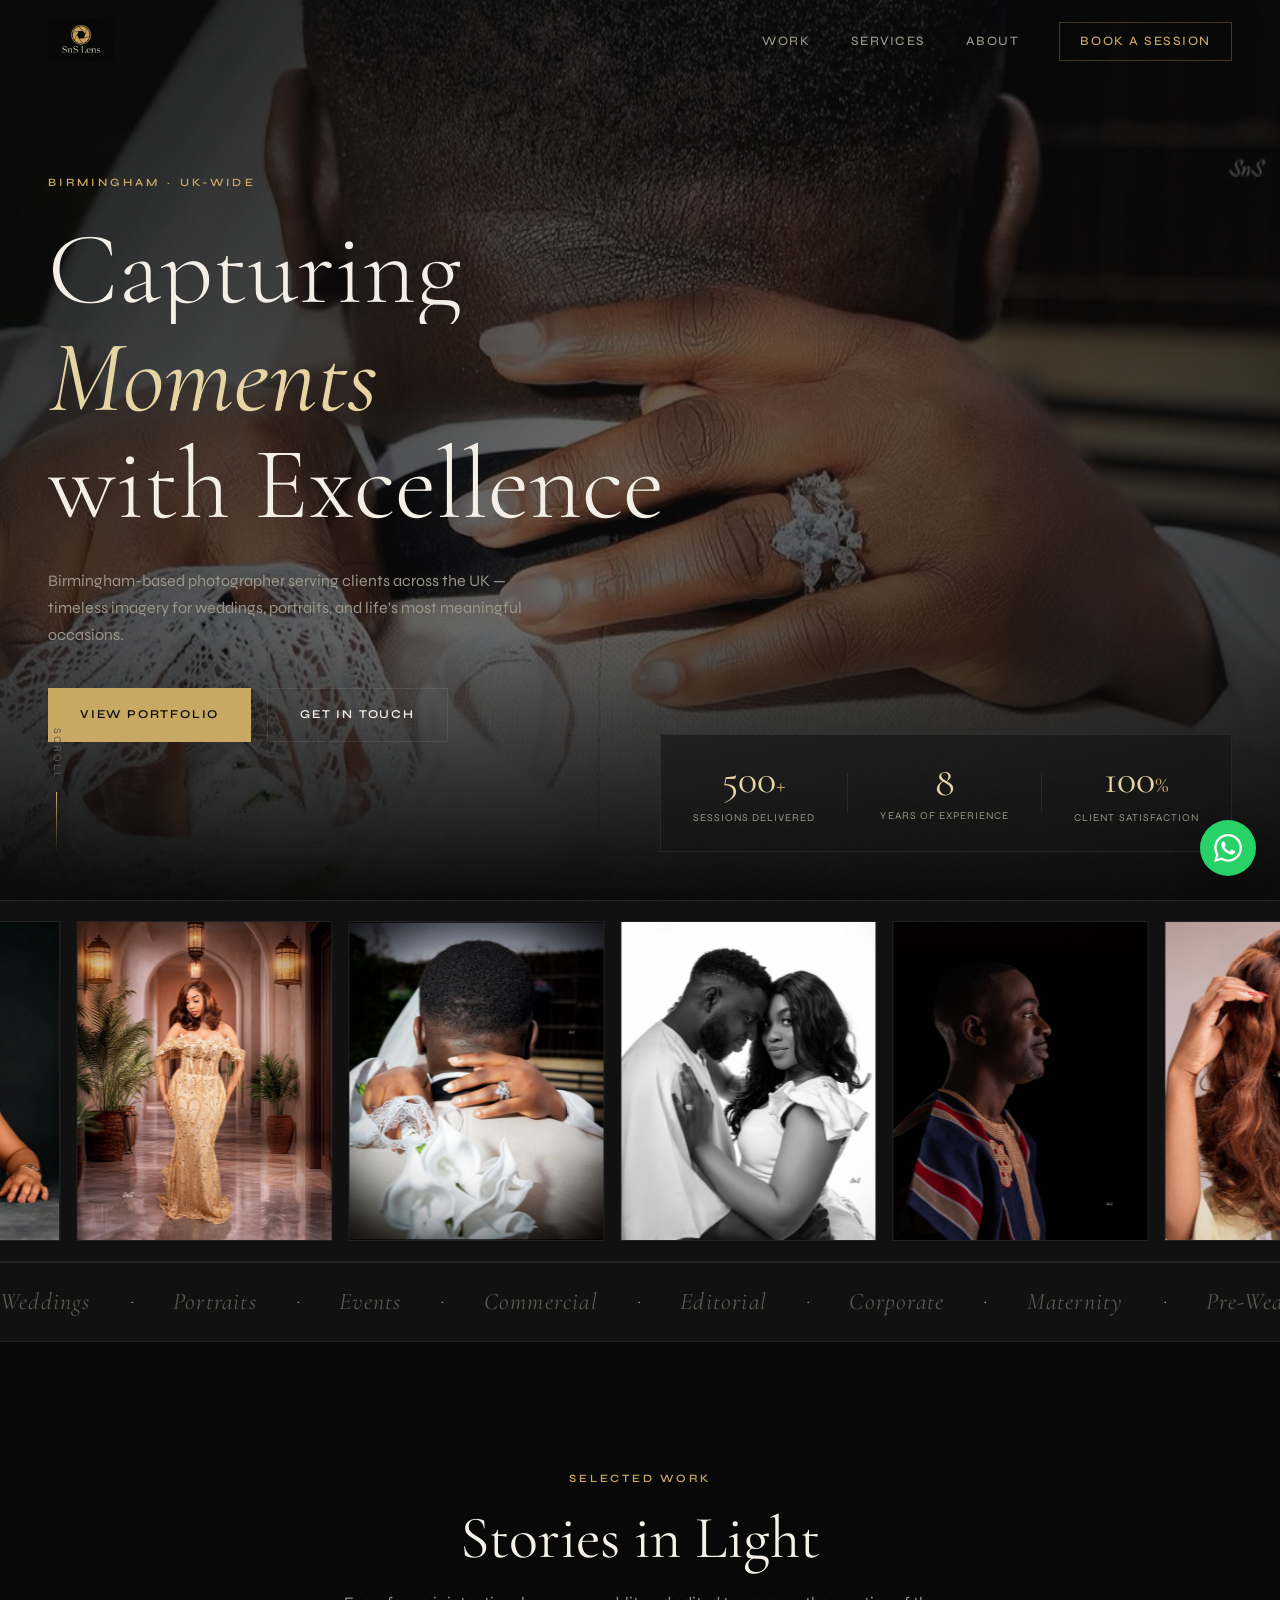
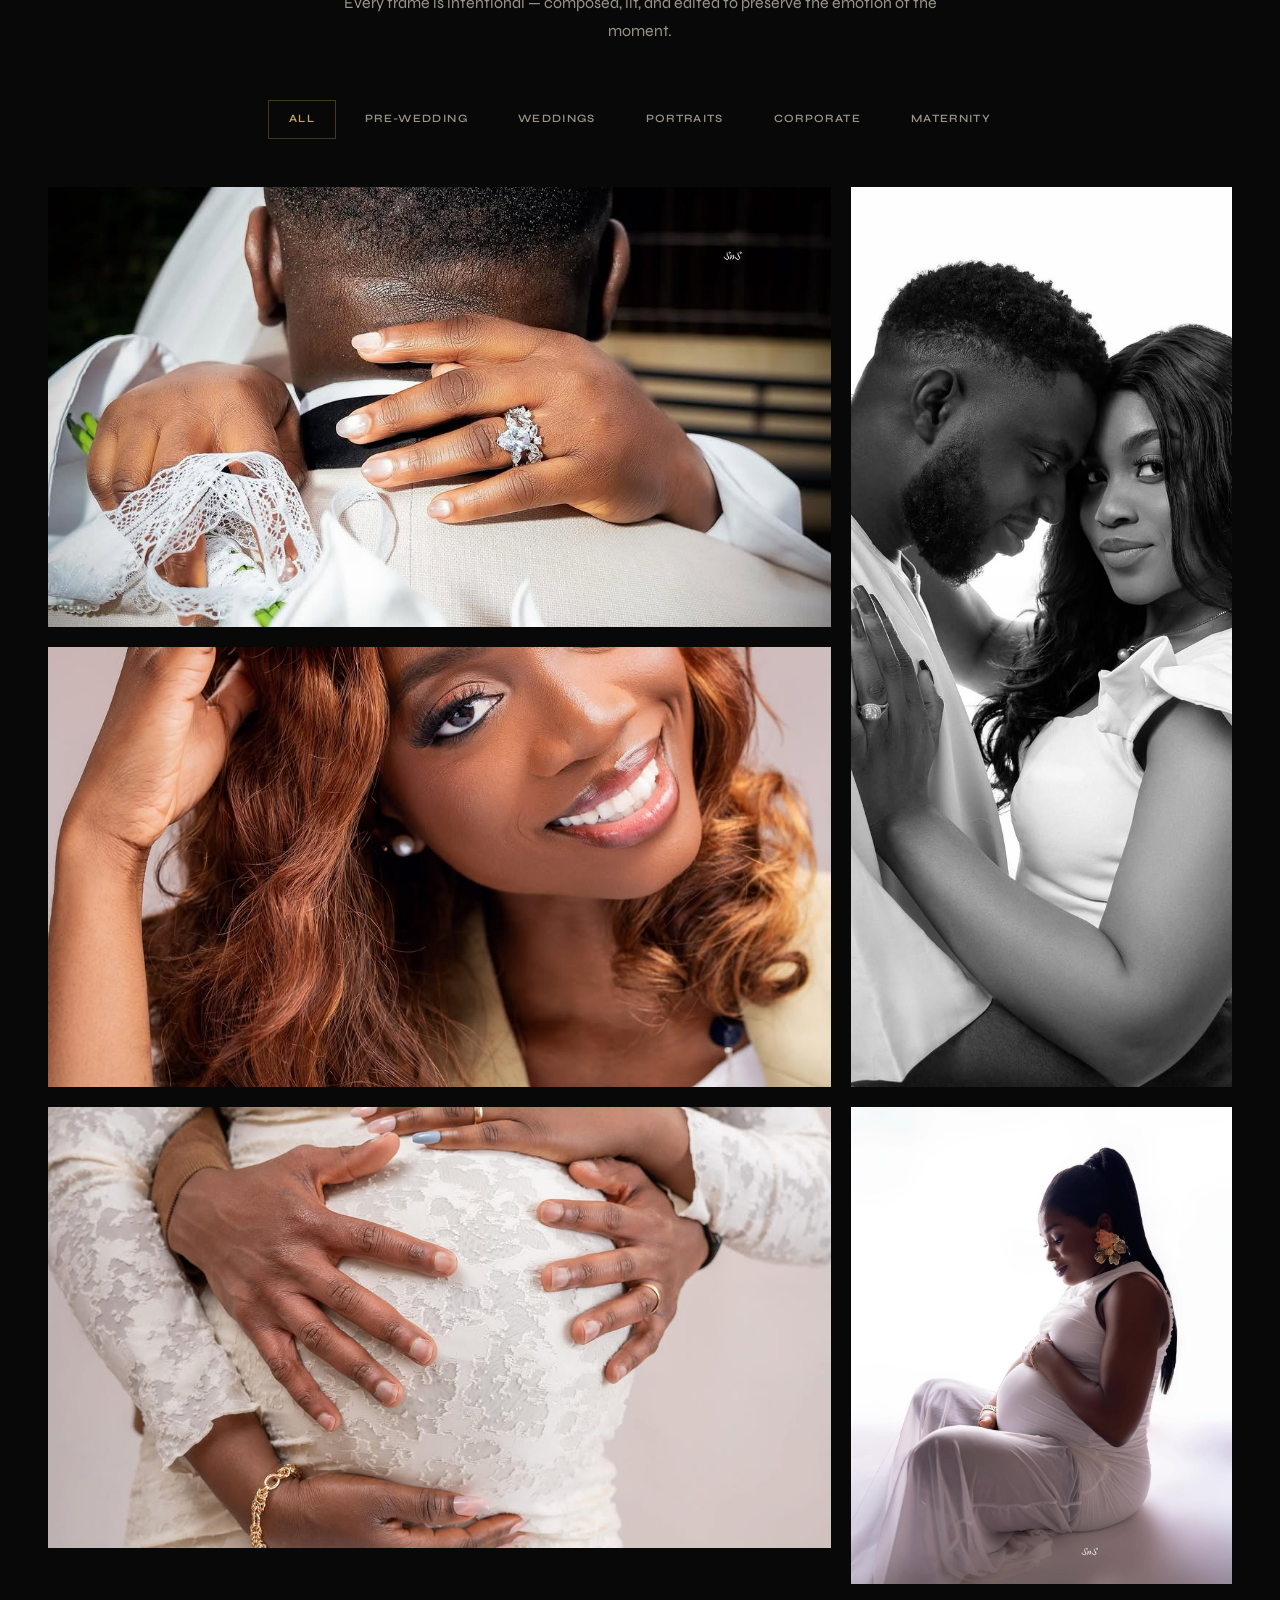
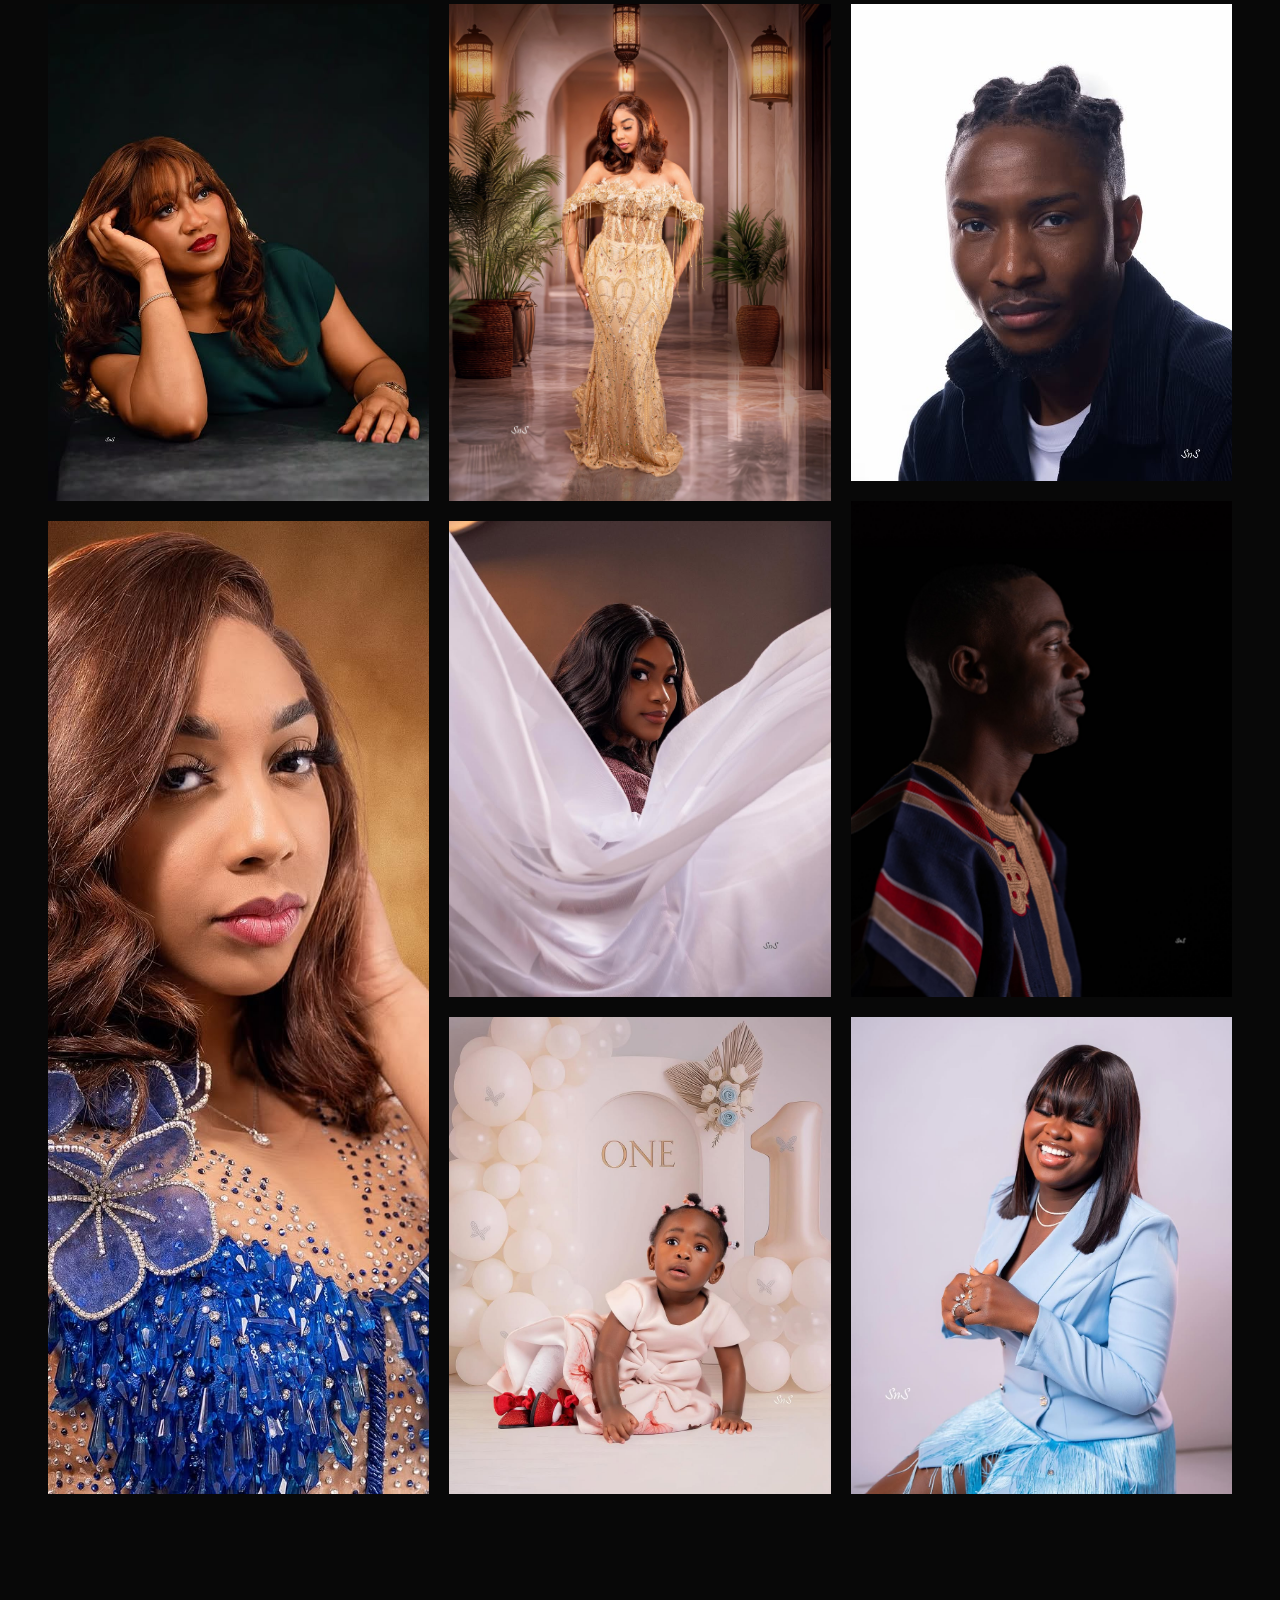
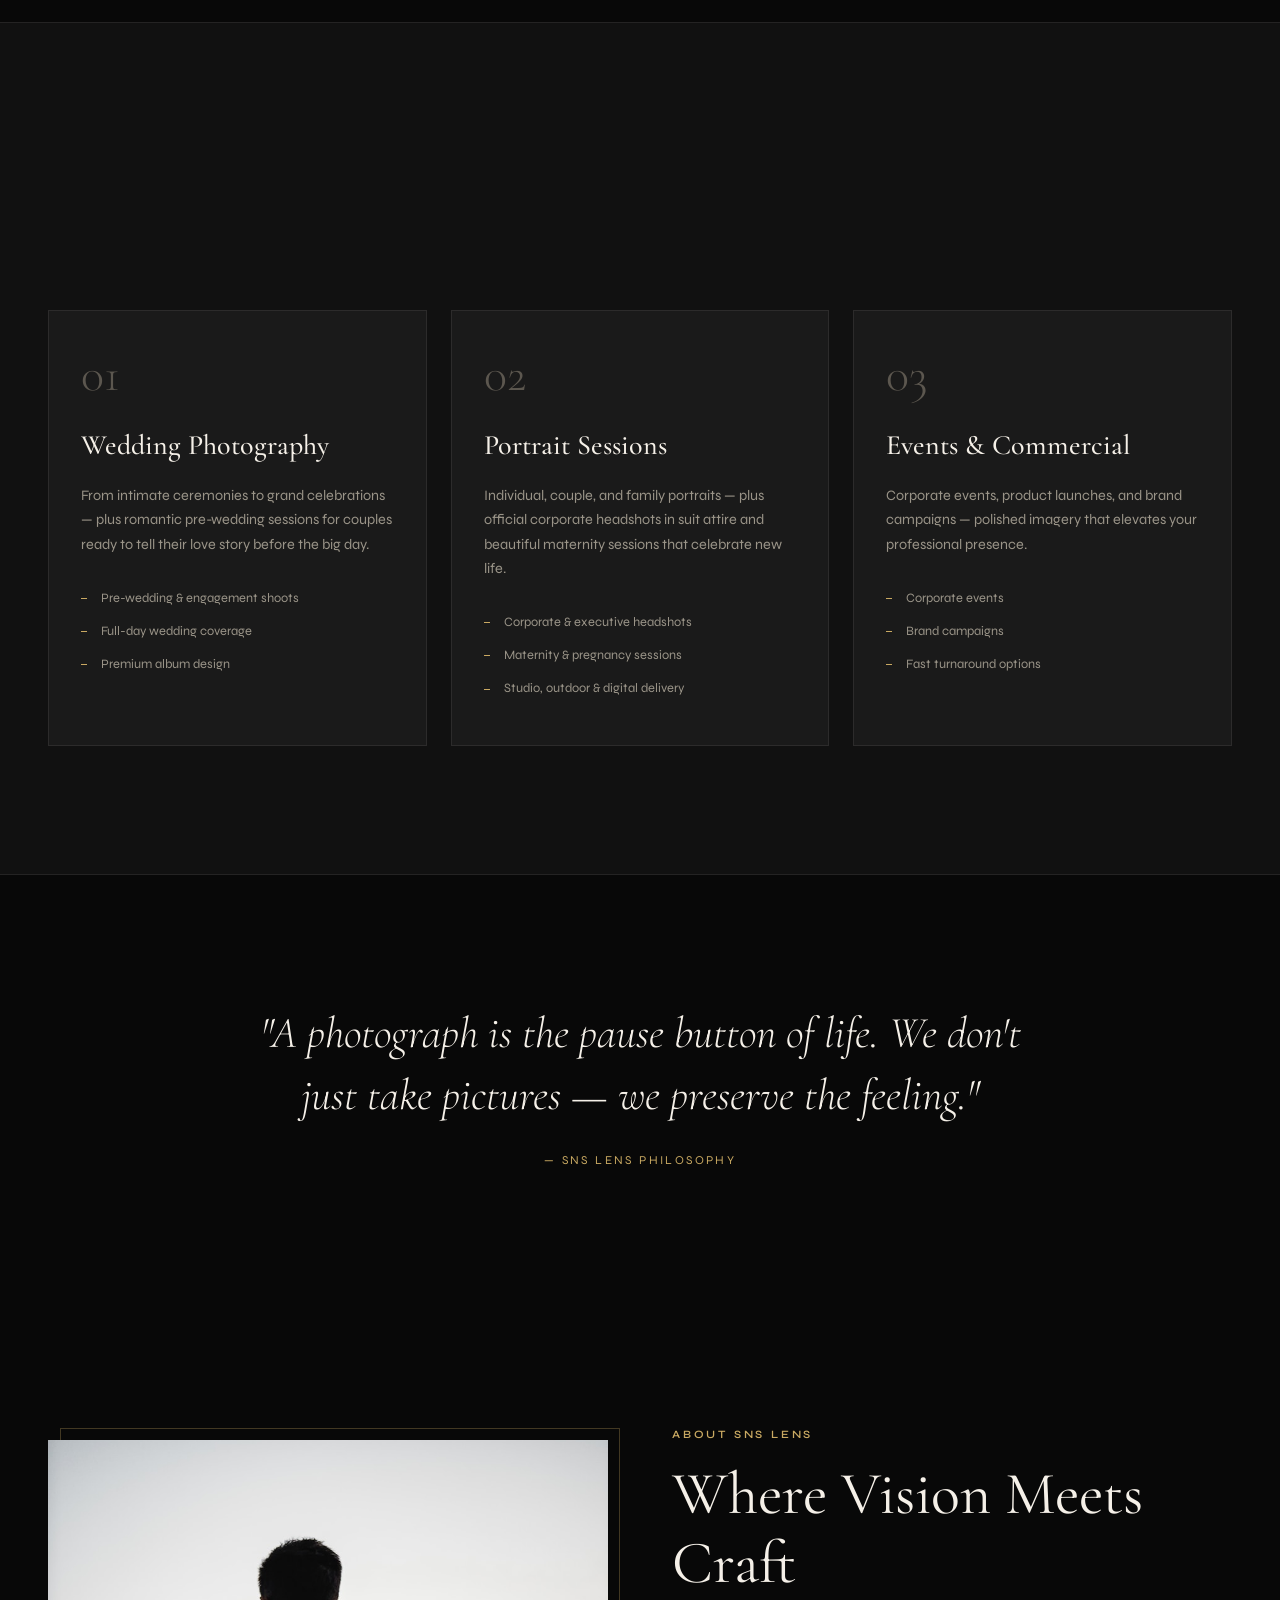
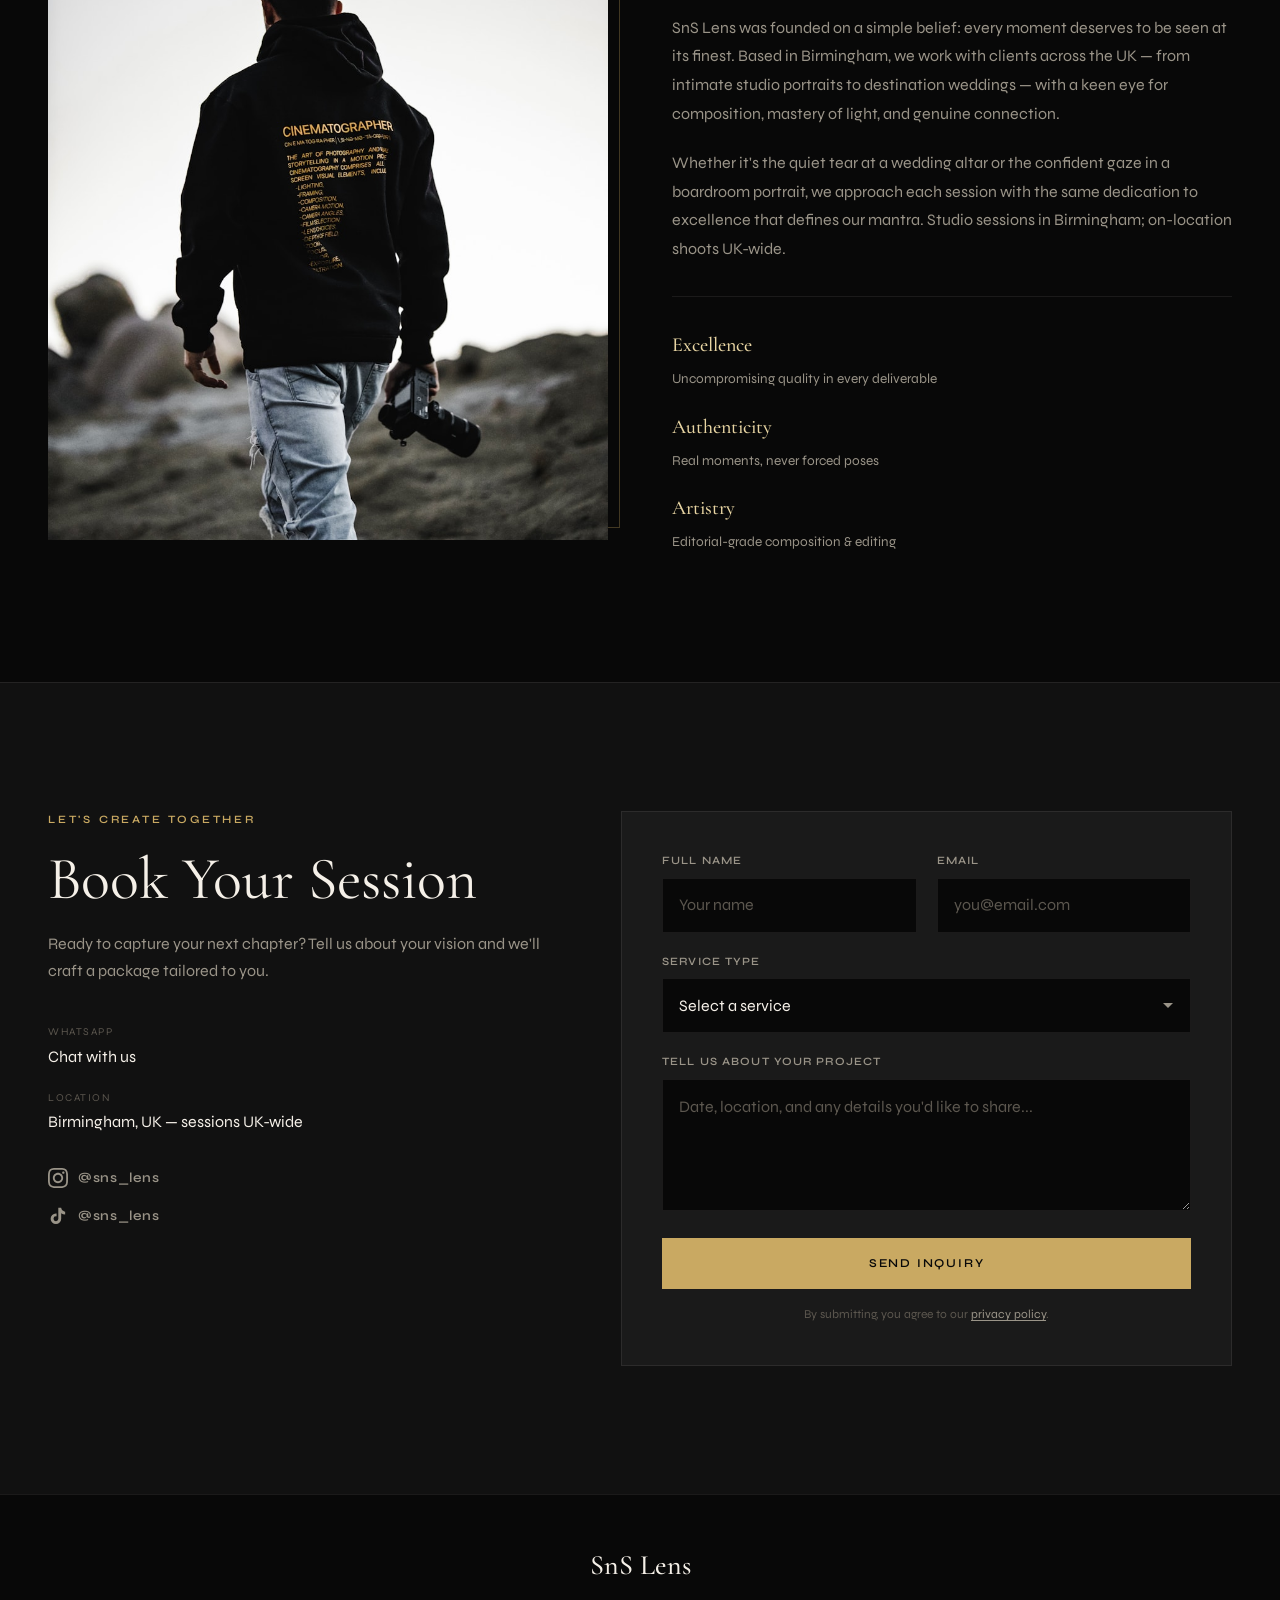
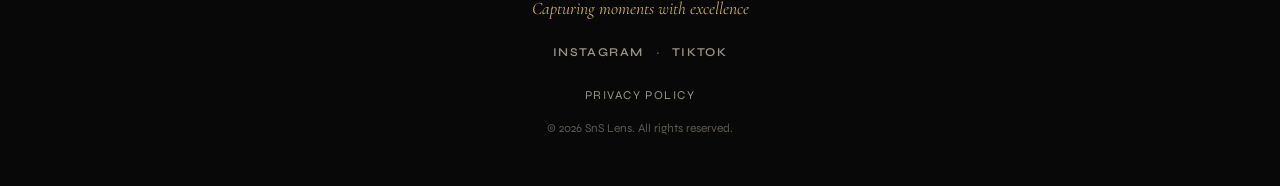
<file: index.html>
<!DOCTYPE html>
<html lang="en">
<head>
  <meta charset="UTF-8" />
  <meta name="viewport" content="width=device-width, initial-scale=1.0" />
  <meta name="description" content="SnS Lens — Birmingham photographer serving clients UK-wide. Weddings, portraits, corporate headshots, maternity, and pre-wedding photography." />
  <title>SnS Lens | Birmingham &amp; UK-Wide Photography</title>
  <link rel="canonical" href="https://snslens.samokuneye.com/" />
  <link rel="icon" href="images/favicon.svg" type="image/svg+xml" />
  <link rel="icon" href="images/favicon.jpg" type="image/jpeg" sizes="32x32" />
  <link rel="apple-touch-icon" href="images/apple-touch-icon.png" />
  <meta property="og:type" content="website" />
  <meta property="og:url" content="https://snslens.samokuneye.com/" />
  <meta property="og:site_name" content="SnS Lens" />
  <meta property="og:title" content="SnS Lens | Birmingham &amp; UK-Wide Photography" />
  <meta property="og:description" content="Capturing moments with excellence. Professional wedding, portrait, corporate, and maternity photography in Birmingham and across the UK." />
  <meta property="og:image" content="https://snslens.samokuneye.com/images/og-collage.jpg" />
  <meta property="og:image:width" content="1200" />
  <meta property="og:image:height" content="630" />
  <meta property="og:image:alt" content="SnS Lens photography portfolio — portraits, weddings, corporate and maternity" />
  <meta name="twitter:card" content="summary_large_image" />
  <meta name="twitter:title" content="SnS Lens | Birmingham &amp; UK-Wide Photography" />
  <meta name="twitter:description" content="Capturing moments with excellence. Professional photography in Birmingham and across the UK." />
  <meta name="twitter:image" content="https://snslens.samokuneye.com/images/og-collage.jpg" />
  <meta name="sns-whatsapp" content="447404599874" />
  <link rel="preconnect" href="https://fonts.googleapis.com" />
  <link rel="preconnect" href="https://fonts.gstatic.com" crossorigin />
  <link href="https://fonts.googleapis.com/css2?family=Cormorant+Garamond:ital,wght@0,300;0,400;0,500;0,600;1,400;1,500&family=Syne:wght@400;500;600;700&display=swap" rel="stylesheet" />
  <link rel="stylesheet" href="css/styles.css" />
</head>
<body>
  <div class="grain" aria-hidden="true"></div>
  <div class="cursor-glow" aria-hidden="true"></div>

  <header class="site-header" id="top">
    <nav class="nav" aria-label="Main navigation">
      <a href="#top" class="logo" aria-label="SnS Lens home">
        <img src="images/brand/logo.png" alt="SnS Lens" class="logo-img" width="140" height="44" />
      </a>

      <button class="nav-toggle" aria-label="Toggle menu" aria-expanded="false">
        <span></span>
        <span></span>
      </button>

      <ul class="nav-links">
        <li><a href="#work">Work</a></li>
        <li><a href="#services">Services</a></li>
        <li><a href="#about">About</a></li>
        <li><a href="#contact" class="nav-cta">Book a Session</a></li>
      </ul>
    </nav>
  </header>

  <main>
    <section class="hero" aria-labelledby="hero-heading">
      <div class="hero-bg">
        <img
          src="images/portfolio/10-engagement.jpg"
          alt=""
          class="hero-image"
          fetchpriority="high"
        />
        <div class="hero-overlay"></div>
      </div>

      <div class="hero-content">
        <p class="hero-eyebrow reveal">Birmingham · UK-Wide</p>
        <h1 id="hero-heading" class="hero-title reveal">
          <span class="hero-line">Capturing</span>
          <span class="hero-line hero-line--accent">Moments</span>
          <span class="hero-line">with Excellence</span>
        </h1>
        <p class="hero-sub reveal">
          Birmingham-based photographer serving clients across the UK — timeless imagery for weddings, portraits, and life's most meaningful occasions.
        </p>
        <div class="hero-actions reveal">
          <a href="#work" class="btn btn-primary">View Portfolio</a>
          <a href="#contact" class="btn btn-ghost">Get in Touch</a>
        </div>
      </div>

      <div class="hero-scroll" aria-hidden="true">
        <span>Scroll</span>
        <div class="scroll-line"></div>
      </div>

      <aside class="hero-stats reveal" aria-label="Studio highlights">
        <div class="stat">
          <span class="stat-number" data-count="500">0</span><span class="stat-suffix">+</span>
          <span class="stat-label">Sessions Delivered</span>
        </div>
        <div class="stat-divider"></div>
        <div class="stat">
          <span class="stat-number" data-count="8">0</span>
          <span class="stat-label">Years of Experience</span>
        </div>
        <div class="stat-divider"></div>
        <div class="stat">
          <span class="stat-number" data-count="100">0</span><span class="stat-suffix">%</span>
          <span class="stat-label">Client Satisfaction</span>
        </div>
      </aside>
    </section>

    <section class="portfolio-strip" aria-label="Featured portfolio highlights">
      <div class="portfolio-strip-track" id="portfolio-strip-track">
        <div class="portfolio-strip-set">
          <figure class="portfolio-strip-item"><img src="images/portfolio/12-jgorgeous.jpg" alt="Portrait by SnS Lens" width="320" height="400" loading="eager" /></figure>
          <figure class="portfolio-strip-item"><img src="images/portfolio/14-gold-gown.jpg" alt="Gold gown portrait by SnS Lens" width="320" height="400" loading="eager" /></figure>
          <figure class="portfolio-strip-item"><img src="images/portfolio/10-engagement.jpg" alt="Pre-wedding session by SnS Lens" width="320" height="400" loading="eager" /></figure>
          <figure class="portfolio-strip-item"><img src="images/portfolio/02-anniversary.jpg" alt="Wedding anniversary by SnS Lens" width="320" height="400" loading="eager" /></figure>
          <figure class="portfolio-strip-item"><img src="images/portfolio/16-traditional-portrait.jpg" alt="Traditional portrait by SnS Lens" width="320" height="400" loading="eager" /></figure>
          <figure class="portfolio-strip-item"><img src="images/portfolio/05-corporate.jpg" alt="Corporate portrait by SnS Lens" width="320" height="400" loading="eager" /></figure>
          <figure class="portfolio-strip-item"><img src="images/portfolio/01-maternity.jpg" alt="Maternity session by SnS Lens" width="320" height="400" loading="eager" /></figure>
          <figure class="portfolio-strip-item"><img src="images/portfolio/07-portrait.jpg" alt="Elegant portrait by SnS Lens" width="320" height="400" loading="eager" /></figure>
        </div>
        <div class="portfolio-strip-set" aria-hidden="true">
          <figure class="portfolio-strip-item"><img src="images/portfolio/12-jgorgeous.jpg" alt="" width="320" height="400" loading="eager" /></figure>
          <figure class="portfolio-strip-item"><img src="images/portfolio/14-gold-gown.jpg" alt="" width="320" height="400" loading="eager" /></figure>
          <figure class="portfolio-strip-item"><img src="images/portfolio/10-engagement.jpg" alt="" width="320" height="400" loading="eager" /></figure>
          <figure class="portfolio-strip-item"><img src="images/portfolio/02-anniversary.jpg" alt="" width="320" height="400" loading="eager" /></figure>
          <figure class="portfolio-strip-item"><img src="images/portfolio/16-traditional-portrait.jpg" alt="" width="320" height="400" loading="eager" /></figure>
          <figure class="portfolio-strip-item"><img src="images/portfolio/05-corporate.jpg" alt="" width="320" height="400" loading="eager" /></figure>
          <figure class="portfolio-strip-item"><img src="images/portfolio/01-maternity.jpg" alt="" width="320" height="400" loading="eager" /></figure>
          <figure class="portfolio-strip-item"><img src="images/portfolio/07-portrait.jpg" alt="" width="320" height="400" loading="eager" /></figure>
        </div>
      </div>
    </section>

    <section class="marquee" aria-hidden="true">
      <div class="marquee-track">
        <span>Weddings</span><span class="marquee-dot">◆</span>
        <span>Portraits</span><span class="marquee-dot">◆</span>
        <span>Events</span><span class="marquee-dot">◆</span>
        <span>Commercial</span><span class="marquee-dot">◆</span>
        <span>Editorial</span><span class="marquee-dot">◆</span>
        <span>Corporate</span><span class="marquee-dot">◆</span>
        <span>Maternity</span><span class="marquee-dot">◆</span>
        <span>Pre-Wedding</span><span class="marquee-dot">◆</span>
        <span>Weddings</span><span class="marquee-dot">◆</span>
        <span>Portraits</span><span class="marquee-dot">◆</span>
        <span>Events</span><span class="marquee-dot">◆</span>
        <span>Commercial</span><span class="marquee-dot">◆</span>
        <span>Editorial</span><span class="marquee-dot">◆</span>
        <span>Corporate</span><span class="marquee-dot">◆</span>
        <span>Maternity</span><span class="marquee-dot">◆</span>
        <span>Pre-Wedding</span><span class="marquee-dot">◆</span>
      </div>
    </section>

    <section class="work" id="work" aria-labelledby="work-heading">
      <div class="section-header">
        <p class="section-eyebrow reveal">Selected Work</p>
        <h2 id="work-heading" class="section-title reveal">Stories in Light</h2>
        <p class="section-desc reveal">
          Every frame is intentional — composed, lit, and edited to preserve the emotion of the moment.
        </p>
      </div>

      <div class="gallery-filters reveal" role="tablist" aria-label="Filter gallery">
        <button class="filter-btn active" data-filter="all" role="tab" aria-selected="true">All</button>
        <button class="filter-btn" data-filter="prewedding" role="tab" aria-selected="false">Pre-Wedding</button>
        <button class="filter-btn" data-filter="wedding" role="tab" aria-selected="false">Weddings</button>
        <button class="filter-btn" data-filter="portrait" role="tab" aria-selected="false">Portraits</button>
        <button class="filter-btn" data-filter="corporate" role="tab" aria-selected="false">Corporate</button>
        <button class="filter-btn" data-filter="maternity" role="tab" aria-selected="false">Maternity</button>
      </div>

      <div class="gallery">
        <!-- Pre-Wedding -->
        <article class="gallery-item gallery-item--wide reveal" data-category="prewedding">
          <img src="images/portfolio/10-engagement.jpg" alt="Engaged couple pre-wedding session by SnS Lens" loading="lazy" />
          <div class="gallery-caption">
            <span class="gallery-category">Pre-Wedding</span>
            <h3>Together Forever</h3>
          </div>
        </article>

        <!-- Wedding -->
        <article class="gallery-item gallery-item--tall reveal" data-category="wedding">
          <img src="images/portfolio/02-anniversary.jpg" alt="Couple anniversary portrait by SnS Lens" loading="lazy" />
          <div class="gallery-caption">
            <span class="gallery-category">Wedding</span>
            <h3>The Ajiboyes</h3>
          </div>
        </article>

        <!-- Corporate -->
        <article class="gallery-item gallery-item--wide reveal" data-category="corporate">
          <img src="images/portfolio/05-corporate.jpg" alt="Corporate portrait shoot in formal suit attire" loading="lazy" />
          <div class="gallery-caption">
            <span class="gallery-category">Corporate</span>
            <h3>Yemi Laja — Corporate</h3>
          </div>
        </article>
        <!-- Maternity -->
        <article class="gallery-item gallery-item--wide reveal" data-category="maternity">
          <img src="images/portfolio/01-maternity.jpg" alt="Pregnancy maternity portrait session" loading="lazy" />
          <div class="gallery-caption">
            <span class="gallery-category">Maternity</span>
            <h3>A Precious Blessing</h3>
          </div>
        </article>
        <article class="gallery-item reveal" data-category="maternity">
          <img src="images/portfolio/08-maternity.jpg" alt="Maternity bump portrait in studio" loading="lazy" />
          <div class="gallery-caption">
            <span class="gallery-category">Maternity</span>
            <h3>Growing Love</h3>
          </div>
        </article>

        <!-- Portraits -->
        <article class="gallery-item gallery-item--tall reveal" data-category="portrait">
          <img src="images/portfolio/12-jgorgeous.jpg" alt="@j.gorgeous portrait photoshoot by SnS Lens" loading="lazy" />
          <div class="gallery-caption">
            <span class="gallery-category">Portrait</span>
            <h3>Beauty Unleashed</h3>
          </div>
        </article>
        <article class="gallery-item gallery-item--tall reveal" data-category="portrait">
          <img src="images/portfolio/14-gold-gown.jpg" alt="Elegant gold gown portrait in arched hallway by SnS Lens" loading="lazy" />
          <div class="gallery-caption">
            <span class="gallery-category">Portrait</span>
            <h3>Golden Elegance</h3>
          </div>
        </article>
        <article class="gallery-item reveal" data-category="portrait">
          <img src="images/portfolio/13-dec31-portrait.jpg" alt="Quiet confidence portrait by SnS Lens" loading="lazy" />
          <div class="gallery-caption">
            <span class="gallery-category">Portrait</span>
            <h3>Quiet Confidence</h3>
          </div>
        </article>
        <article class="gallery-item gallery-item--tall reveal" data-category="portrait">
          <img src="images/portfolio/16-traditional-portrait.jpg" alt="Traditional Agbada portrait by SnS Lens" loading="lazy" />
          <div class="gallery-caption">
            <span class="gallery-category">Portrait</span>
            <h3>Heritage &amp; Style</h3>
          </div>
        </article>
        <article class="gallery-item gallery-item--tall reveal" data-category="portrait">
          <img src="images/portfolio/07-portrait.jpg" alt="Elegant portrait session by SnS Lens" loading="lazy" />
          <div class="gallery-caption">
            <span class="gallery-category">Portrait</span>
            <h3>Elegance</h3>
          </div>
        </article>
        <article class="gallery-item reveal" data-category="portrait">
          <img src="images/portfolio/04-birthday.jpg" alt="Birthday portrait photoshoot" loading="lazy" />
          <div class="gallery-caption">
            <span class="gallery-category">Portrait</span>
            <h3>Birthday Glow</h3>
          </div>
        </article>
        <article class="gallery-item reveal" data-category="portrait">
          <img src="images/portfolio/06-birthday.jpg" alt="Children birthday portrait session" loading="lazy" />
          <div class="gallery-caption">
            <span class="gallery-category">Portrait</span>
            <h3>Little One</h3>
          </div>
        </article>
        <article class="gallery-item reveal" data-category="portrait">
          <img src="images/portfolio/11-portrait.jpg" alt="Birthday portrait of a beautiful woman" loading="lazy" />
          <div class="gallery-caption">
            <span class="gallery-category">Portrait</span>
            <h3>Celebration</h3>
          </div>
        </article>
      </div>
    </section>

    <section class="services" id="services" aria-labelledby="services-heading">
      <div class="services-inner">
        <div class="section-header section-header--left">
          <p class="section-eyebrow reveal">What We Offer</p>
          <h2 id="services-heading" class="section-title reveal">Crafted for Every Occasion</h2>
        </div>

        <div class="services-grid">
          <article class="service-card reveal">
            <span class="service-number">01</span>
            <h3>Wedding Photography</h3>
            <p>From intimate ceremonies to grand celebrations — plus romantic pre-wedding sessions for couples ready to tell their love story before the big day.</p>
            <ul class="service-features">
              <li>Pre-wedding &amp; engagement shoots</li>
              <li>Full-day wedding coverage</li>
              <li>Premium album design</li>
            </ul>
          </article>
          <article class="service-card reveal">
            <span class="service-number">02</span>
            <h3>Portrait Sessions</h3>
            <p>Individual, couple, and family portraits — plus official corporate headshots in suit attire and beautiful maternity sessions that celebrate new life.</p>
            <ul class="service-features">
              <li>Corporate & executive headshots</li>
              <li>Maternity & pregnancy sessions</li>
              <li>Studio, outdoor & digital delivery</li>
            </ul>
          </article>
          <article class="service-card reveal">
            <span class="service-number">03</span>
            <h3>Events & Commercial</h3>
            <p>Corporate events, product launches, and brand campaigns — polished imagery that elevates your professional presence.</p>
            <ul class="service-features">
              <li>Corporate events</li>
              <li>Brand campaigns</li>
              <li>Fast turnaround options</li>
            </ul>
          </article>
        </div>
      </div>
    </section>

    <section class="quote" aria-label="Brand philosophy">
      <blockquote class="quote-block reveal">
        <p>"A photograph is the pause button of life. We don't just take pictures — we preserve the feeling."</p>
        <footer>— SnS Lens Philosophy</footer>
      </blockquote>
    </section>

    <section class="about" id="about" aria-labelledby="about-heading">
      <div class="about-grid">
        <div class="about-image reveal">
          <img src="images/about-photographer.jpg" alt="Black photographer at work with a professional camera" loading="lazy" />
          <div class="about-image-frame"></div>
        </div>
        <div class="about-content">
          <p class="section-eyebrow reveal">About SnS Lens</p>
          <h2 id="about-heading" class="section-title reveal">Where Vision Meets Craft</h2>
          <p class="about-text reveal">
            SnS Lens was founded on a simple belief: every moment deserves to be seen at its finest. Based in Birmingham, we work with clients across the UK — from intimate studio portraits to destination weddings — with a keen eye for composition, mastery of light, and genuine connection.
          </p>
          <p class="about-text reveal">
            Whether it's the quiet tear at a wedding altar or the confident gaze in a boardroom portrait, we approach each session with the same dedication to excellence that defines our mantra. Studio sessions in Birmingham; on-location shoots UK-wide.
          </p>
          <div class="about-values reveal">
            <div class="value">
              <strong>Excellence</strong>
              <span>Uncompromising quality in every deliverable</span>
            </div>
            <div class="value">
              <strong>Authenticity</strong>
              <span>Real moments, never forced poses</span>
            </div>
            <div class="value">
              <strong>Artistry</strong>
              <span>Editorial-grade composition & editing</span>
            </div>
          </div>
        </div>
      </div>
    </section>

    <section class="contact" id="contact" aria-labelledby="contact-heading">
      <div class="contact-inner">
        <div class="contact-info">
          <p class="section-eyebrow reveal">Let's Create Together</p>
          <h2 id="contact-heading" class="section-title reveal">Book Your Session</h2>
          <p class="contact-desc reveal">
            Ready to capture your next chapter? Tell us about your vision and we'll craft a package tailored to you.
          </p>

          <div class="contact-details reveal">
            <a href="#" class="contact-link contact-link--whatsapp" id="contact-whatsapp" hidden>
              <span class="contact-link-label">WhatsApp</span>
              <span>Chat with us</span>
            </a>
            <div class="contact-link">
              <span class="contact-link-label">Location</span>
              <span>Birmingham, UK — sessions UK-wide</span>
            </div>
          </div>

          <div class="social-links reveal">
            <a href="https://www.instagram.com/sns_lens?igsh=Z2hrNjRmMmFveDJs&utm_source=qr" target="_blank" rel="noopener noreferrer" aria-label="Follow SnS Lens on Instagram @sns_lens">
              <svg class="social-icon" viewBox="0 0 24 24" aria-hidden="true"><path fill="currentColor" d="M12 2.163c3.204 0 3.584.012 4.85.07 3.252.148 4.771 1.691 4.919 4.919.058 1.265.069 1.645.069 4.849 0 3.205-.012 3.584-.069 4.849-.149 3.225-1.664 4.771-4.919 4.919-1.266.058-1.644.07-4.85.07-3.204 0-3.584-.012-4.849-.07-3.26-.149-4.771-1.699-4.919-4.92-.058-1.265-.07-1.644-.07-4.849 0-3.204.013-3.583.07-4.849.149-3.227 1.664-4.771 4.919-4.919 1.266-.057 1.645-.069 4.849-.069zm0-2.163c-3.259 0-3.667.014-4.947.072-4.358.2-6.78 2.618-6.98 6.98-.059 1.281-.073 1.689-.073 4.948 0 3.259.014 3.668.072 4.948.2 4.358 2.618 6.78 6.98 6.98 1.281.058 1.689.072 4.948.072 3.259 0 3.668-.014 4.948-.072 4.354-.2 6.782-2.618 6.979-6.98.059-1.28.073-1.689.073-4.948 0-3.259-.014-3.667-.072-4.947-.196-4.354-2.617-6.78-6.979-6.98-1.281-.059-1.69-.073-4.949-.073zm0 5.838c-3.403 0-6.162 2.759-6.162 6.162s2.759 6.163 6.162 6.163 6.162-2.759 6.162-6.163c0-3.403-2.759-6.162-6.162-6.162zm0 10.162c-2.209 0-4-1.79-4-4 0-2.209 1.791-4 4-4s4 1.791 4 4c0 2.21-1.791 4-4 4zm6.406-11.845c-.796 0-1.441.645-1.441 1.44s.645 1.44 1.441 1.44c.795 0 1.439-.645 1.439-1.44s-.644-1.44-1.439-1.44z"/></svg>
              @sns_lens
            </a>
            <a href="https://www.tiktok.com/@sns_lens?_r=1&_t=ZN-974JY7lUpfy" target="_blank" rel="noopener noreferrer" aria-label="Follow SnS Lens on TikTok @sns_lens">
              <svg class="social-icon" viewBox="0 0 24 24" aria-hidden="true"><path fill="currentColor" d="M19.59 6.69a4.83 4.83 0 0 1-3.77-4.25V2h-3.45v13.67a2.89 2.89 0 0 1-2.88 2.5 2.89 2.89 0 0 1-2.89-2.89 2.89 2.89 0 0 1 2.89-2.89c.28 0 .54.04.79.1V9.01a6.27 6.27 0 0 0-.79-.05 6.34 6.34 0 0 0-6.34 6.34 6.34 6.34 0 0 0 6.34 6.34 6.34 6.34 0 0 0 6.33-6.34V8.69a8.16 8.16 0 0 0 4.77 1.52V6.76a4.85 4.85 0 0 1-1-.07z"/></svg>
              @sns_lens
            </a>
          </div>
        </div>

        <form
          class="contact-form reveal"
          id="contact-form"
          action="https://formsubmit.co/sammydgreat13@gmail.com"
          method="POST"
          novalidate
        >
          <input type="hidden" name="_subject" value="New SnS Lens enquiry" />
          <input type="hidden" name="_cc" value="adetolasamson27@gmail.com" />
          <input type="hidden" name="_captcha" value="false" />
          <input type="hidden" name="_template" value="table" />
          <input type="text" name="_honey" style="display:none" tabindex="-1" autocomplete="off" />
          <div class="form-row">
            <div class="form-group">
              <label for="name">Full Name</label>
              <input type="text" id="name" name="name" required autocomplete="name" placeholder="Your name" />
            </div>
            <div class="form-group">
              <label for="email">Email</label>
              <input type="email" id="email" name="email" required autocomplete="email" placeholder="you@email.com" />
            </div>
          </div>
          <div class="form-group">
            <label for="service">Service Type</label>
            <select id="service" name="service" required>
              <option value="" disabled selected>Select a service</option>
              <option value="prewedding">Pre-Wedding / Engagement</option>
              <option value="wedding">Wedding Photography</option>
              <option value="portrait">Portrait Session</option>
              <option value="corporate">Corporate / Headshots</option>
              <option value="maternity">Maternity Session</option>
              <option value="event">Event / Commercial</option>
              <option value="other">Other</option>
            </select>
          </div>
          <div class="form-group">
            <label for="message">Tell us about your project</label>
            <textarea id="message" name="message" rows="4" required placeholder="Date, location, and any details you'd like to share..."></textarea>
          </div>
          <button type="submit" class="btn btn-primary btn-full">
            <span class="btn-text">Send Inquiry</span>
            <span class="btn-loading" aria-hidden="true">Sending...</span>
          </button>
          <p class="form-error" id="form-error" role="alert" hidden>
            Something went wrong. Please try again or message us on WhatsApp.
          </p>
          <p class="form-success" id="form-success" role="status" hidden>
            Thank you! We'll be in touch within 24 hours.
          </p>
          <p class="form-privacy">
            By submitting, you agree to our <a href="privacy.html">privacy policy</a>.
          </p>
        </form>
      </div>
    </section>
  </main>

  <footer class="site-footer">
    <div class="footer-inner">
      <a href="#top" class="footer-logo">SnS Lens</a>
      <p class="footer-mantra">Capturing moments with excellence</p>
      <div class="footer-social">
        <a href="https://www.instagram.com/sns_lens?igsh=Z2hrNjRmMmFveDJs&utm_source=qr" target="_blank" rel="noopener noreferrer">Instagram</a>
        <span class="footer-social-dot" aria-hidden="true">·</span>
        <a href="https://www.tiktok.com/@sns_lens?_r=1&_t=ZN-974JY7lUpfy" target="_blank" rel="noopener noreferrer">TikTok</a>
      </div>
      <p class="footer-legal">
        <a href="privacy.html">Privacy Policy</a>
      </p>
      <p class="footer-copy">&copy; <span id="year"></span> SnS Lens. All rights reserved.</p>
    </div>
  </footer>

  <a
    href="#"
    class="whatsapp-float"
    id="whatsapp-float"
    target="_blank"
    rel="noopener noreferrer"
    aria-label="Chat on WhatsApp"
    hidden
  >
    <svg viewBox="0 0 24 24" aria-hidden="true"><path fill="currentColor" d="M17.472 14.382c-.297-.149-1.758-.867-2.03-.967-.273-.099-.471-.148-.67.15-.197.297-.767.966-.94 1.164-.173.199-.347.223-.644.075-.297-.15-1.255-.463-2.39-1.475-.883-.788-1.48-1.761-1.653-2.059-.173-.297-.018-.458.13-.606.134-.133.298-.347.446-.52.149-.174.198-.298.298-.497.099-.198.05-.371-.025-.52-.075-.149-.669-1.612-.916-2.207-.242-.579-.487-.5-.669-.51-.173-.008-.371-.01-.57-.01-.198 0-.52.074-.792.372-.272.297-1.04 1.016-1.04 2.479 0 1.462 1.065 2.875 1.213 3.074.149.198 2.096 3.2 5.077 4.487.709.306 1.262.489 1.694.625.712.227 1.36.195 1.871.118.571-.085 1.758-.719 2.006-1.413.248-.694.248-1.289.173-1.413-.074-.124-.272-.198-.57-.347m-5.421 7.403h-.004a9.87 9.87 0 0 1-5.031-1.378l-.361-.214-3.741.982.998-3.648-.235-.374a9.86 9.86 0 0 1-1.51-5.26c.001-5.45 4.436-9.884 9.888-9.884 2.64 0 5.122 1.03 6.988 2.898a9.825 9.825 0 0 1 2.893 6.994c-.003 5.45-4.435 9.884-9.885 9.884m8.413-18.297A11.815 11.815 0 0 0 12.05 0C5.495 0 .16 5.335.157 11.892c0 2.096.547 4.142 1.588 5.945L.057 24l6.305-1.654a11.882 11.882 0 0 0 5.683 1.448h.005c6.554 0 11.89-5.335 11.893-11.893a11.821 11.821 0 0 0-3.48-8.413z"/></svg>
  </a>

  <script src="js/main.js"></script>
</body>
</html>
</file>
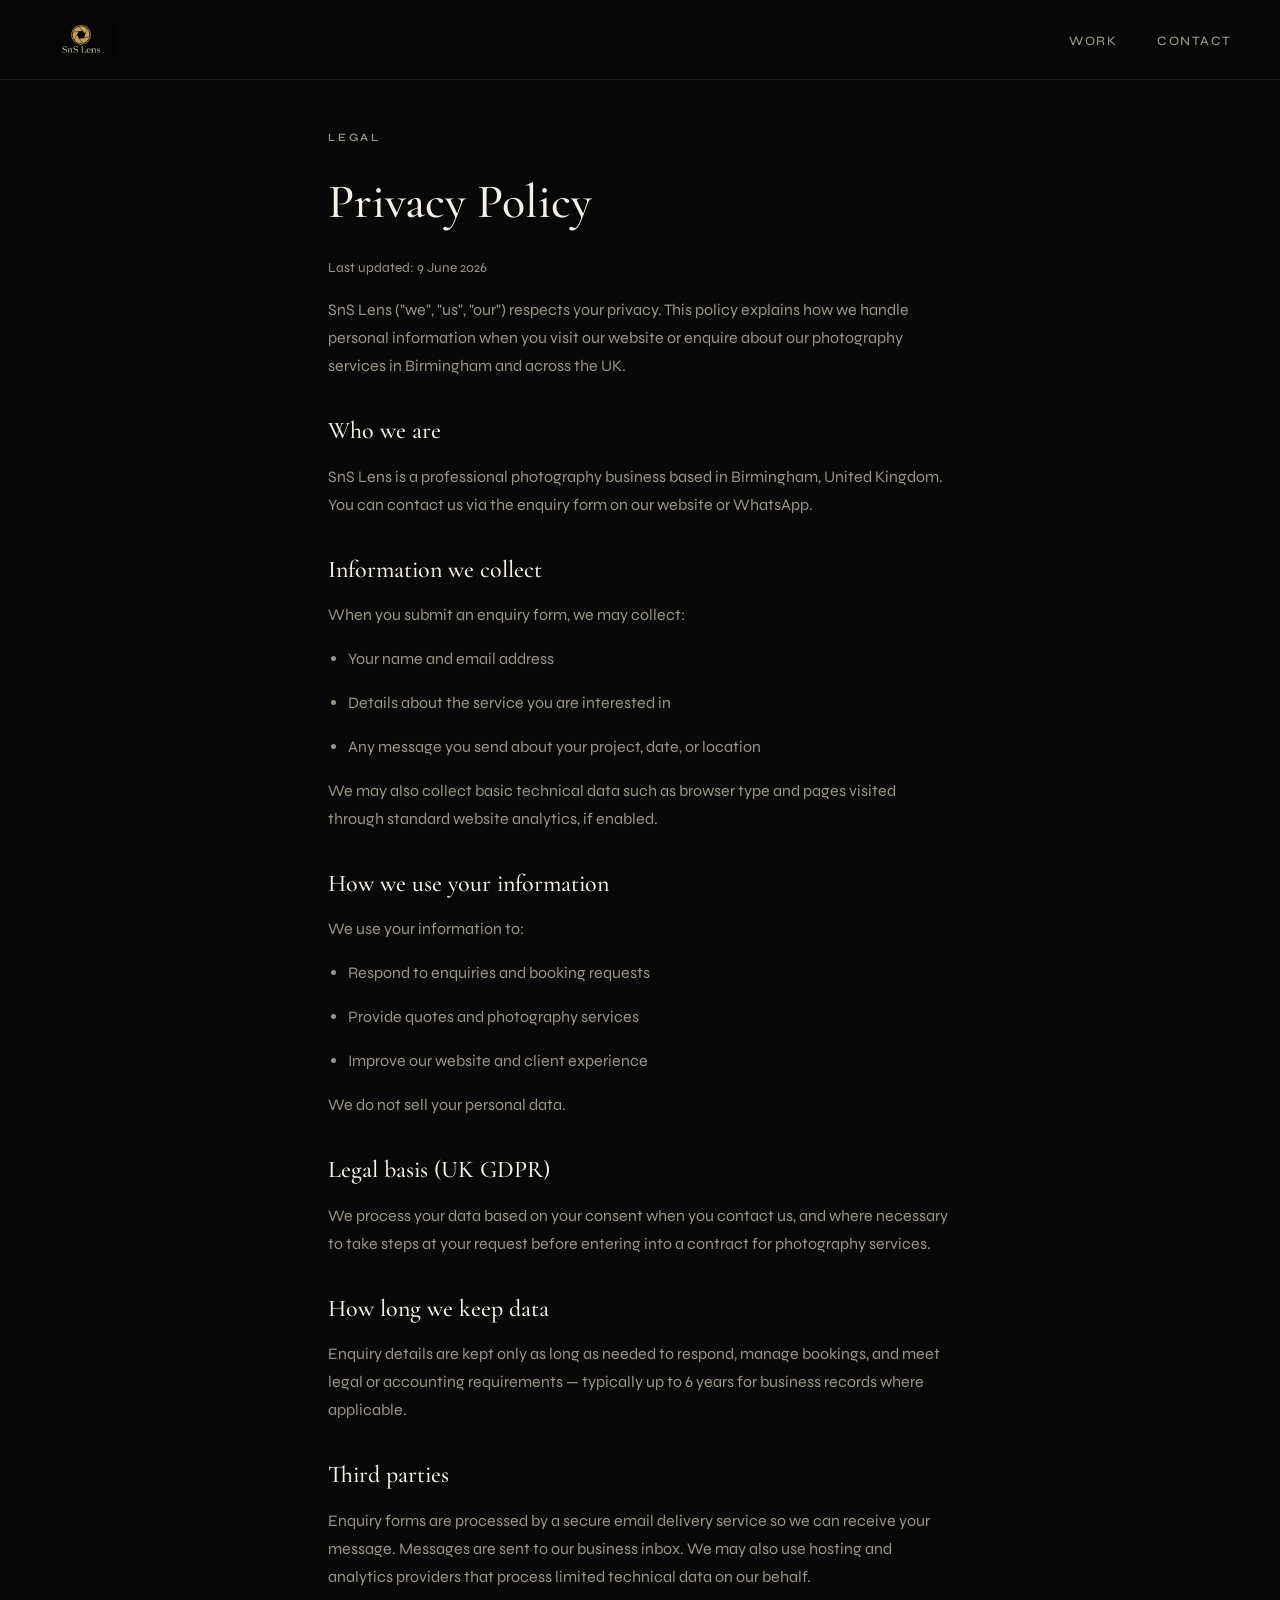
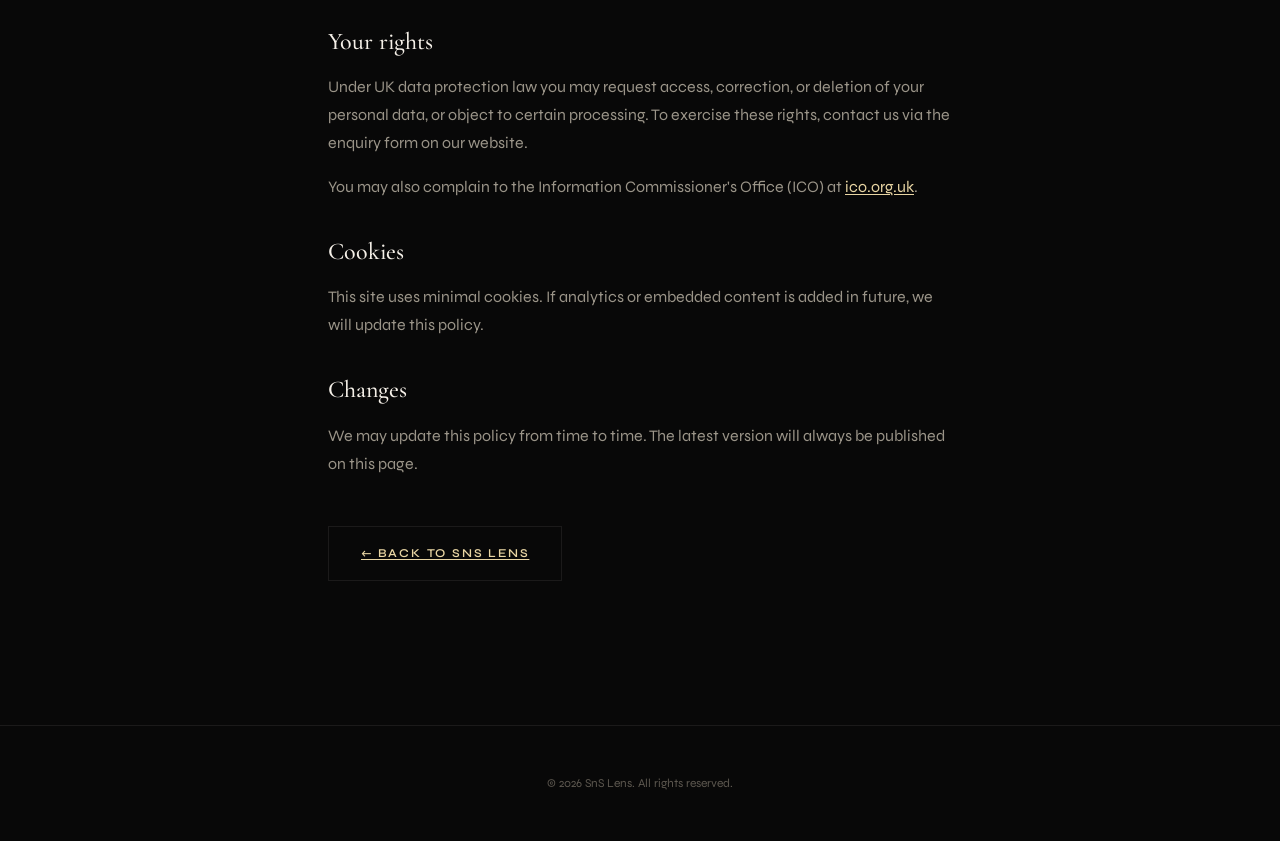
<file: privacy.html>
<!DOCTYPE html>
<html lang="en">
<head>
  <meta charset="UTF-8" />
  <meta name="viewport" content="width=device-width, initial-scale=1.0" />
  <meta name="description" content="Privacy policy for SnS Lens photography — how we collect, use, and protect your personal data." />
  <title>Privacy Policy | SnS Lens</title>
  <link rel="icon" href="images/favicon.svg" type="image/svg+xml" />
  <link rel="icon" href="images/favicon.jpg" type="image/jpeg" sizes="32x32" />
  <link rel="preconnect" href="https://fonts.googleapis.com" />
  <link rel="preconnect" href="https://fonts.gstatic.com" crossorigin />
  <link href="https://fonts.googleapis.com/css2?family=Cormorant+Garamond:ital,wght@0,400;0,500;1,400&family=Syne:wght@400;500;600&display=swap" rel="stylesheet" />
  <link rel="stylesheet" href="css/styles.css" />
</head>
<body class="legal-page">
  <header class="site-header scrolled">
    <nav class="nav" aria-label="Main navigation">
      <a href="index.html" class="logo" aria-label="SnS Lens home">
        <img src="images/brand/logo.png" alt="SnS Lens" class="logo-img" width="140" height="44" />
      </a>
      <ul class="nav-links">
        <li><a href="index.html#work">Work</a></li>
        <li><a href="index.html#contact">Contact</a></li>
      </ul>
    </nav>
  </header>

  <main class="legal-main">
    <article class="legal-content">
      <p class="section-eyebrow">Legal</p>
      <h1>Privacy Policy</h1>
      <p class="legal-updated">Last updated: 9 June 2026</p>

      <p>SnS Lens ("we", "us", "our") respects your privacy. This policy explains how we handle personal information when you visit our website or enquire about our photography services in Birmingham and across the UK.</p>

      <h2>Who we are</h2>
      <p>SnS Lens is a professional photography business based in Birmingham, United Kingdom. You can contact us via the enquiry form on our website or WhatsApp.</p>

      <h2>Information we collect</h2>
      <p>When you submit an enquiry form, we may collect:</p>
      <ul>
        <li>Your name and email address</li>
        <li>Details about the service you are interested in</li>
        <li>Any message you send about your project, date, or location</li>
      </ul>
      <p>We may also collect basic technical data such as browser type and pages visited through standard website analytics, if enabled.</p>

      <h2>How we use your information</h2>
      <p>We use your information to:</p>
      <ul>
        <li>Respond to enquiries and booking requests</li>
        <li>Provide quotes and photography services</li>
        <li>Improve our website and client experience</li>
      </ul>
      <p>We do not sell your personal data.</p>

      <h2>Legal basis (UK GDPR)</h2>
      <p>We process your data based on your consent when you contact us, and where necessary to take steps at your request before entering into a contract for photography services.</p>

      <h2>How long we keep data</h2>
      <p>Enquiry details are kept only as long as needed to respond, manage bookings, and meet legal or accounting requirements — typically up to 6 years for business records where applicable.</p>

      <h2>Third parties</h2>
      <p>Enquiry forms are processed by a secure email delivery service so we can receive your message. Messages are sent to our business inbox. We may also use hosting and analytics providers that process limited technical data on our behalf.</p>

      <h2>Your rights</h2>
      <p>Under UK data protection law you may request access, correction, or deletion of your personal data, or object to certain processing. To exercise these rights, contact us via the enquiry form on our website.</p>
      <p>You may also complain to the Information Commissioner's Office (ICO) at <a href="https://ico.org.uk" target="_blank" rel="noopener noreferrer">ico.org.uk</a>.</p>

      <h2>Cookies</h2>
      <p>This site uses minimal cookies. If analytics or embedded content is added in future, we will update this policy.</p>

      <h2>Changes</h2>
      <p>We may update this policy from time to time. The latest version will always be published on this page.</p>

      <p class="legal-back"><a href="index.html" class="btn btn-ghost">← Back to SnS Lens</a></p>
    </article>
  </main>

  <footer class="site-footer">
    <div class="footer-inner">
      <p class="footer-copy">&copy; <span id="year"></span> SnS Lens. All rights reserved.</p>
    </div>
  </footer>

  <script>
    document.getElementById("year").textContent = new Date().getFullYear();
  </script>
</body>
</html>
</file>
<file: css/styles.css>
/* ─── SnS Lens — Editorial Photography UI ─── */

:root {
  --bg-deep: #080808;
  --bg-surface: #111111;
  --bg-elevated: #1a1a1a;
  --text-primary: #f5f0e8;
  --text-muted: #9a9488;
  --text-faint: #5c574f;
  --accent: #c9a962;
  --accent-light: #e8d5a3;
  --accent-glow: rgba(201, 169, 98, 0.25);
  --border: rgba(245, 240, 232, 0.08);
  --border-accent: rgba(201, 169, 98, 0.3);

  --font-display: "Cormorant Garamond", Georgia, serif;
  --font-body: "Syne", system-ui, sans-serif;

  --ease-out-expo: cubic-bezier(0.16, 1, 0.3, 1);
  --ease-in-out: cubic-bezier(0.65, 0, 0.35, 1);

  --header-height: 80px;
  --section-pad: clamp(4rem, 10vw, 8rem);
  --content-max: 1280px;
}

*, *::before, *::after {
  box-sizing: border-box;
  margin: 0;
  padding: 0;
}

html {
  scroll-behavior: smooth;
  -webkit-font-smoothing: antialiased;
}

body {
  font-family: var(--font-body);
  background: var(--bg-deep);
  color: var(--text-primary);
  line-height: 1.6;
  overflow-x: hidden;
}

img {
  display: block;
  max-width: 100%;
  height: auto;
}

a {
  color: inherit;
  text-decoration: none;
}

ul {
  list-style: none;
}

button, input, select, textarea {
  font: inherit;
  color: inherit;
  border: none;
  background: none;
}

/* ─── Texture & Atmosphere ─── */

.grain {
  position: fixed;
  inset: 0;
  z-index: 9999;
  pointer-events: none;
  opacity: 0.04;
  background-image: url("data:image/svg+xml,%3Csvg viewBox='0 0 256 256' xmlns='http://www.w3.org/2000/svg'%3E%3Cfilter id='n'%3E%3CfeTurbulence type='fractalNoise' baseFrequency='0.85' numOctaves='4' stitchTiles='stitch'/%3E%3C/filter%3E%3Crect width='100%25' height='100%25' filter='url(%23n)'/%3E%3C/svg%3E");
  background-repeat: repeat;
  background-size: 180px;
}

.cursor-glow {
  position: fixed;
  width: 400px;
  height: 400px;
  border-radius: 50%;
  background: radial-gradient(circle, var(--accent-glow) 0%, transparent 70%);
  pointer-events: none;
  z-index: 0;
  transform: translate(-50%, -50%);
  opacity: 0;
  transition: opacity 0.4s ease;
}

body:hover .cursor-glow {
  opacity: 1;
}

/* ─── Header ─── */

.site-header {
  position: fixed;
  top: 0;
  left: 0;
  right: 0;
  z-index: 100;
  height: var(--header-height);
  transition: background 0.4s var(--ease-out-expo), backdrop-filter 0.4s;
}

.site-header.scrolled {
  background: rgba(8, 8, 8, 0.85);
  backdrop-filter: blur(20px);
  border-bottom: 1px solid var(--border);
}

.nav {
  display: flex;
  align-items: center;
  justify-content: space-between;
  max-width: var(--content-max);
  margin: 0 auto;
  padding: 0 clamp(1.5rem, 4vw, 3rem);
  height: 100%;
}

.logo {
  display: flex;
  align-items: center;
  gap: 0.75rem;
  z-index: 101;
}

.logo-img {
  height: 44px;
  width: auto;
  display: block;
}

.logo-mark {
  width: 36px;
  height: 36px;
  color: var(--accent);
}

.logo-mark svg {
  width: 100%;
  height: 100%;
}

.logo-text {
  display: flex;
  flex-direction: column;
  line-height: 1.1;
}

.logo-name {
  font-family: var(--font-display);
  font-size: 1.35rem;
  font-weight: 500;
  letter-spacing: 0.02em;
}

.logo-tag {
  font-size: 0.65rem;
  text-transform: uppercase;
  letter-spacing: 0.2em;
  color: var(--text-muted);
}

.nav-links {
  display: flex;
  align-items: center;
  gap: 2.5rem;
}

.nav-links a {
  font-size: 0.8rem;
  font-weight: 500;
  text-transform: uppercase;
  letter-spacing: 0.12em;
  color: var(--text-muted);
  transition: color 0.3s ease;
  position: relative;
}

.nav-links a::after {
  content: "";
  position: absolute;
  bottom: -4px;
  left: 0;
  width: 0;
  height: 1px;
  background: var(--accent);
  transition: width 0.3s var(--ease-out-expo);
}

.nav-links a:hover {
  color: var(--text-primary);
}

.nav-links a:hover::after {
  width: 100%;
}

.nav-cta {
  padding: 0.65rem 1.25rem !important;
  border: 1px solid var(--border-accent) !important;
  color: var(--accent) !important;
  transition: background 0.3s, color 0.3s !important;
}

.nav-cta::after {
  display: none !important;
}

.nav-cta:hover {
  background: var(--accent) !important;
  color: var(--bg-deep) !important;
}

.nav-toggle {
  display: none;
  flex-direction: column;
  gap: 6px;
  width: 28px;
  cursor: pointer;
  z-index: 101;
}

.nav-toggle span {
  display: block;
  height: 1.5px;
  background: var(--text-primary);
  transition: transform 0.3s, opacity 0.3s;
}

.nav-toggle.active span:first-child {
  transform: translateY(3.75px) rotate(45deg);
}

.nav-toggle.active span:last-child {
  transform: translateY(-3.75px) rotate(-45deg);
}

/* ─── Buttons ─── */

.btn {
  display: inline-flex;
  align-items: center;
  justify-content: center;
  padding: 1rem 2rem;
  font-size: 0.75rem;
  font-weight: 600;
  text-transform: uppercase;
  letter-spacing: 0.15em;
  cursor: pointer;
  transition: all 0.35s var(--ease-out-expo);
}

.btn-primary {
  background: var(--accent);
  color: var(--bg-deep);
}

.btn-primary:hover {
  background: var(--accent-light);
  transform: translateY(-2px);
  box-shadow: 0 12px 40px var(--accent-glow);
}

.btn-ghost {
  border: 1px solid var(--border);
  color: var(--text-primary);
}

.btn-ghost:hover {
  border-color: var(--text-muted);
  background: rgba(245, 240, 232, 0.05);
}

.btn-full {
  width: 100%;
}

.btn-loading {
  display: none;
}

.btn.loading .btn-text {
  display: none;
}

.btn.loading .btn-loading {
  display: inline;
}

/* ─── Hero ─── */

.hero {
  position: relative;
  min-height: 100vh;
  display: flex;
  align-items: center;
  padding: var(--header-height) clamp(1.5rem, 4vw, 3rem) 4rem;
  overflow: hidden;
}

.hero-bg {
  position: absolute;
  inset: 0;
  z-index: 0;
  overflow: hidden;
}

.hero-image {
  width: 110%;
  height: 110%;
  max-width: none;
  object-fit: cover;
  transform: scale(1.12) translate3d(-3%, -2%, 0);
  -webkit-backface-visibility: hidden;
  backface-visibility: hidden;
  will-change: transform;
  animation: heroKenBurns 18s ease-in-out infinite alternate;
}

@keyframes heroKenBurns {
  0% {
    transform: scale(1.12) translate3d(-3%, -2%, 0);
  }
  50% {
    transform: scale(1.2) translate3d(-5%, -3%, 0);
  }
  100% {
    transform: scale(1.14) translate3d(-1%, -4%, 0);
  }
}

.hero-overlay {
  position: absolute;
  inset: 0;
  background:
    linear-gradient(135deg, rgba(8, 8, 8, 0.92) 0%, rgba(8, 8, 8, 0.6) 50%, rgba(8, 8, 8, 0.85) 100%),
    linear-gradient(to top, var(--bg-deep) 0%, transparent 30%);
}

.hero-content {
  position: relative;
  z-index: 2;
  max-width: var(--content-max);
  margin: 0 auto;
  width: 100%;
}

.hero-eyebrow {
  font-size: 0.7rem;
  font-weight: 600;
  text-transform: uppercase;
  letter-spacing: 0.3em;
  color: var(--accent);
  margin-bottom: 1.5rem;
}

.hero-title {
  font-family: var(--font-display);
  font-weight: 300;
  line-height: 1.05;
  margin-bottom: 1.75rem;
}

.hero-line {
  display: block;
  font-size: clamp(3rem, 8vw, 6.5rem);
  overflow: hidden;
}

.hero-line--accent {
  font-style: italic;
  color: var(--accent-light);
  font-weight: 400;
}

.hero-sub {
  max-width: 480px;
  font-size: 1rem;
  color: var(--text-muted);
  margin-bottom: 2.5rem;
  line-height: 1.7;
}

.hero-actions {
  display: flex;
  flex-wrap: wrap;
  gap: 1rem;
}

.hero-scroll {
  position: absolute;
  bottom: 3rem;
  left: clamp(1.5rem, 4vw, 3rem);
  display: flex;
  flex-direction: column;
  align-items: center;
  gap: 0.75rem;
  z-index: 2;
}

.hero-scroll span {
  font-size: 0.65rem;
  text-transform: uppercase;
  letter-spacing: 0.2em;
  color: var(--text-faint);
  writing-mode: vertical-rl;
}

.scroll-line {
  width: 1px;
  height: 60px;
  background: linear-gradient(to bottom, var(--accent), transparent);
  animation: scrollPulse 2s ease-in-out infinite;
}

@keyframes scrollPulse {
  0%, 100% { opacity: 0.3; transform: scaleY(0.6); transform-origin: top; }
  50% { opacity: 1; transform: scaleY(1); }
}

.hero-stats {
  position: absolute;
  bottom: 3rem;
  right: clamp(1.5rem, 4vw, 3rem);
  display: flex;
  align-items: center;
  gap: 2rem;
  z-index: 2;
  padding: 1.5rem 2rem;
  background: rgba(17, 17, 17, 0.6);
  backdrop-filter: blur(12px);
  border: 1px solid var(--border);
}

.stat {
  text-align: center;
}

.stat-number {
  font-family: var(--font-display);
  font-size: 2.5rem;
  font-weight: 400;
  color: var(--accent-light);
  line-height: 1;
}

.stat-suffix {
  font-family: var(--font-display);
  font-size: 1.5rem;
  color: var(--accent);
}

.stat-label {
  display: block;
  font-size: 0.65rem;
  text-transform: uppercase;
  letter-spacing: 0.1em;
  color: var(--text-muted);
  margin-top: 0.35rem;
}

.stat-divider {
  width: 1px;
  height: 40px;
  background: var(--border);
}

/* ─── Marquee ─── */

.marquee {
  padding: 1.25rem 0;
  border-block: 1px solid var(--border);
  overflow: hidden;
  background: var(--bg-surface);
}

.marquee-track {
  display: flex;
  align-items: center;
  gap: 2.5rem;
  white-space: nowrap;
  animation: marquee 30s linear infinite;
  width: max-content;
}

.marquee-track span {
  font-family: var(--font-display);
  font-size: 1.5rem;
  font-style: italic;
  color: var(--text-faint);
  letter-spacing: 0.05em;
}

.marquee-dot {
  font-size: 0.5rem !important;
  color: var(--accent) !important;
  font-style: normal !important;
}

@keyframes marquee {
  from { transform: translateX(0); }
  to { transform: translateX(-50%); }
}

/* ─── Portfolio strip ─── */

.portfolio-strip {
  overflow: hidden;
  padding: 1.25rem 0;
  background: var(--bg-surface);
  border-block: 1px solid var(--border);
}

.portfolio-strip-track {
  display: flex;
  align-items: center;
  width: max-content;
  will-change: transform;
  -webkit-backface-visibility: hidden;
  backface-visibility: hidden;
}

.portfolio-strip-set {
  display: flex;
  align-items: center;
  gap: 1rem;
  padding-right: 1rem;
}

.portfolio-strip.is-paused .portfolio-strip-track {
  animation-play-state: paused;
}

.portfolio-strip-item {
  flex-shrink: 0;
  width: clamp(180px, 20vw, 280px);
  aspect-ratio: 4 / 5;
  overflow: hidden;
  margin: 0;
  border: 1px solid var(--border);
}

.portfolio-strip-item img {
  width: 100%;
  height: 100%;
  object-fit: cover;
  transition: transform 0.6s var(--ease-out-expo), filter 0.4s ease;
}

.portfolio-strip-item:hover img {
  transform: scale(1.05);
  filter: brightness(1.08);
}

/* ─── Sections ─── */

.section-header {
  text-align: center;
  max-width: 640px;
  margin: 0 auto 3.5rem;
}

.section-header--left {
  text-align: left;
  margin-left: 0;
  margin-right: 0;
}

.section-eyebrow {
  font-size: 0.7rem;
  font-weight: 600;
  text-transform: uppercase;
  letter-spacing: 0.25em;
  color: var(--accent);
  margin-bottom: 1rem;
}

.section-title {
  font-family: var(--font-display);
  font-size: clamp(2.5rem, 5vw, 3.75rem);
  font-weight: 400;
  line-height: 1.15;
  margin-bottom: 1rem;
}

.section-desc {
  color: var(--text-muted);
  font-size: 1rem;
  line-height: 1.7;
}

/* ─── Gallery ─── */

.work {
  padding: var(--section-pad) clamp(1.5rem, 4vw, 3rem);
  max-width: var(--content-max);
  margin: 0 auto;
}

.gallery-filters {
  display: flex;
  justify-content: center;
  gap: 0.5rem;
  margin-bottom: 3rem;
  flex-wrap: wrap;
}

.filter-btn {
  padding: 0.6rem 1.25rem;
  font-size: 0.7rem;
  font-weight: 600;
  text-transform: uppercase;
  letter-spacing: 0.12em;
  color: var(--text-muted);
  border: 1px solid transparent;
  cursor: pointer;
  transition: all 0.3s ease;
}

.filter-btn:hover {
  color: var(--text-primary);
}

.filter-btn.active {
  color: var(--accent);
  border-color: var(--border-accent);
}

.gallery {
  display: grid;
  grid-template-columns: repeat(12, 1fr);
  gap: 1.25rem;
}

.gallery-item {
  position: relative;
  overflow: hidden;
  grid-column: span 4;
  aspect-ratio: 4 / 5;
  cursor: pointer;
}

.gallery-item--tall {
  grid-row: span 2;
  aspect-ratio: auto;
}

.gallery-item--wide {
  grid-column: span 8;
  aspect-ratio: 16 / 9;
}

.gallery-item img {
  width: 100%;
  height: 100%;
  object-fit: cover;
  transition: transform 0.7s var(--ease-out-expo), filter 0.5s ease;
}

.gallery-item:hover img {
  transform: scale(1.06);
  filter: brightness(0.85);
}

.gallery-caption {
  position: absolute;
  inset: 0;
  display: flex;
  flex-direction: column;
  justify-content: flex-end;
  padding: 1.5rem;
  background: linear-gradient(to top, rgba(8, 8, 8, 0.9) 0%, transparent 60%);
  opacity: 0;
  transform: translateY(12px);
  transition: opacity 0.4s ease, transform 0.4s var(--ease-out-expo);
}

.gallery-item:hover .gallery-caption {
  opacity: 1;
  transform: translateY(0);
}

.gallery-category {
  font-size: 0.65rem;
  text-transform: uppercase;
  letter-spacing: 0.15em;
  color: var(--accent);
  margin-bottom: 0.35rem;
}

.gallery-caption h3 {
  font-family: var(--font-display);
  font-size: 1.5rem;
  font-weight: 400;
}

.gallery-item.hidden {
  display: none;
}

/* ─── Services ─── */

.services {
  padding: var(--section-pad) clamp(1.5rem, 4vw, 3rem);
  background: var(--bg-surface);
  border-block: 1px solid var(--border);
}

.services-inner {
  max-width: var(--content-max);
  margin: 0 auto;
}

.services-grid {
  display: grid;
  grid-template-columns: repeat(3, 1fr);
  gap: 1.5rem;
}

.service-card {
  padding: 2.5rem 2rem;
  background: var(--bg-elevated);
  border: 1px solid var(--border);
  transition: border-color 0.4s, transform 0.4s var(--ease-out-expo);
}

.service-card:hover {
  border-color: var(--border-accent);
  transform: translateY(-4px);
}

.service-number {
  font-family: var(--font-display);
  font-size: 3rem;
  font-weight: 300;
  color: var(--text-faint);
  line-height: 1;
  margin-bottom: 1.5rem;
  display: block;
}

.service-card h3 {
  font-family: var(--font-display);
  font-size: 1.75rem;
  font-weight: 500;
  margin-bottom: 1rem;
}

.service-card p {
  color: var(--text-muted);
  font-size: 0.9rem;
  line-height: 1.7;
  margin-bottom: 1.5rem;
}

.service-features li {
  font-size: 0.8rem;
  color: var(--text-muted);
  padding: 0.4rem 0;
  padding-left: 1.25rem;
  position: relative;
}

.service-features li::before {
  content: "";
  position: absolute;
  left: 0;
  top: 50%;
  width: 6px;
  height: 1px;
  background: var(--accent);
}

/* ─── Quote ─── */

.quote {
  padding: var(--section-pad) clamp(1.5rem, 4vw, 3rem);
  text-align: center;
}

.quote-block {
  max-width: 800px;
  margin: 0 auto;
}

.quote-block p {
  font-family: var(--font-display);
  font-size: clamp(1.75rem, 4vw, 2.75rem);
  font-weight: 300;
  font-style: italic;
  line-height: 1.4;
  color: var(--text-primary);
  margin-bottom: 1.5rem;
}

.quote-block footer {
  font-size: 0.75rem;
  text-transform: uppercase;
  letter-spacing: 0.2em;
  color: var(--accent);
}

/* ─── About ─── */

.about {
  padding: var(--section-pad) clamp(1.5rem, 4vw, 3rem);
  max-width: var(--content-max);
  margin: 0 auto;
}

.about-grid {
  display: grid;
  grid-template-columns: 1fr 1fr;
  gap: 4rem;
  align-items: center;
}

.about-image {
  position: relative;
}

.about-image img {
  width: 100%;
  aspect-ratio: 4 / 5;
  object-fit: cover;
  object-position: center 20%;
  background: var(--bg-elevated);
}

.about-image-frame {
  position: absolute;
  inset: -12px -12px 12px 12px;
  border: 1px solid var(--border-accent);
  pointer-events: none;
  z-index: -1;
}

.about-text {
  color: var(--text-muted);
  margin-bottom: 1.25rem;
  line-height: 1.8;
}

.about-values {
  display: flex;
  flex-direction: column;
  gap: 1.25rem;
  margin-top: 2rem;
  padding-top: 2rem;
  border-top: 1px solid var(--border);
}

.value strong {
  display: block;
  font-family: var(--font-display);
  font-size: 1.25rem;
  font-weight: 500;
  color: var(--accent-light);
  margin-bottom: 0.25rem;
}

.value span {
  font-size: 0.85rem;
  color: var(--text-muted);
}

/* ─── Contact ─── */

.contact {
  padding: var(--section-pad) clamp(1.5rem, 4vw, 3rem);
  background: var(--bg-surface);
  border-top: 1px solid var(--border);
}

.contact-inner {
  max-width: var(--content-max);
  margin: 0 auto;
  display: grid;
  grid-template-columns: 1fr 1.2fr;
  gap: 4rem;
  align-items: start;
}

.contact-desc {
  color: var(--text-muted);
  margin-bottom: 2.5rem;
  line-height: 1.7;
}

.contact-details {
  display: flex;
  flex-direction: column;
  gap: 1.25rem;
  margin-bottom: 2rem;
}

.contact-link {
  display: flex;
  flex-direction: column;
  gap: 0.2rem;
  transition: color 0.3s;
}

a.contact-link:hover {
  color: var(--accent);
}

.contact-link-label {
  font-size: 0.65rem;
  text-transform: uppercase;
  letter-spacing: 0.15em;
  color: var(--text-faint);
}

.social-links {
  display: flex;
  flex-direction: column;
  gap: 1rem;
}

.social-links a {
  display: inline-flex;
  align-items: center;
  gap: 0.65rem;
  font-size: 0.85rem;
  font-weight: 600;
  letter-spacing: 0.04em;
  color: var(--text-muted);
  transition: color 0.3s, transform 0.3s var(--ease-out-expo);
}

.social-links a:hover {
  color: var(--accent-light);
  transform: translateX(4px);
}

.social-icon {
  width: 20px;
  height: 20px;
  flex-shrink: 0;
}

.contact-form {
  padding: 2.5rem;
  background: var(--bg-elevated);
  border: 1px solid var(--border);
}

.form-row {
  display: grid;
  grid-template-columns: 1fr 1fr;
  gap: 1.25rem;
}

.form-group {
  margin-bottom: 1.25rem;
}

.form-group label {
  display: block;
  font-size: 0.7rem;
  font-weight: 600;
  text-transform: uppercase;
  letter-spacing: 0.1em;
  color: var(--text-muted);
  margin-bottom: 0.5rem;
}

.form-group input,
.form-group select,
.form-group textarea {
  width: 100%;
  padding: 0.85rem 1rem;
  background: var(--bg-deep);
  border: 1px solid var(--border);
  transition: border-color 0.3s;
}

.form-group input:focus,
.form-group select:focus,
.form-group textarea:focus {
  outline: none;
  border-color: var(--border-accent);
}

.form-group input::placeholder,
.form-group textarea::placeholder {
  color: var(--text-faint);
}

.form-group select {
  cursor: pointer;
  appearance: none;
  background-image: url("data:image/svg+xml,%3Csvg xmlns='http://www.w3.org/2000/svg' width='12' height='8' viewBox='0 0 12 8'%3E%3Cpath fill='%239a9488' d='M1 1l5 5 5-5'/%3E%3C/svg%3E");
  background-repeat: no-repeat;
  background-position: right 1rem center;
}

.form-group textarea {
  resize: vertical;
  min-height: 120px;
}

.form-success {
  margin-top: 1rem;
  text-align: center;
  color: var(--accent);
  font-size: 0.9rem;
}

.form-error {
  margin-top: 1rem;
  text-align: center;
  color: #e8a0a0;
  font-size: 0.9rem;
}

.form-privacy {
  margin-top: 1rem;
  font-size: 0.75rem;
  color: var(--text-faint);
  text-align: center;
}

.form-privacy a {
  color: var(--text-muted);
  text-decoration: underline;
  text-underline-offset: 2px;
}

.form-privacy a:hover {
  color: var(--accent);
}

/* ─── WhatsApp float ─── */

.whatsapp-float {
  position: fixed;
  right: clamp(1rem, 3vw, 1.5rem);
  bottom: clamp(1rem, 3vw, 1.5rem);
  z-index: 9000;
  width: 56px;
  height: 56px;
  display: flex;
  align-items: center;
  justify-content: center;
  background: #25d366;
  color: #fff;
  border-radius: 50%;
  box-shadow: 0 8px 24px rgba(0, 0, 0, 0.35);
  transition: transform 0.3s var(--ease-out-expo), box-shadow 0.3s;
}

.whatsapp-float svg {
  width: 28px;
  height: 28px;
}

.whatsapp-float:hover {
  transform: scale(1.06);
  box-shadow: 0 12px 28px rgba(37, 211, 102, 0.35);
}

.whatsapp-float[hidden] {
  display: none;
}

/* ─── Legal pages ─── */

.legal-page .legal-main {
  padding: calc(var(--header-height) + 3rem) clamp(1.5rem, 4vw, 3rem) var(--section-pad);
  max-width: 720px;
  margin: 0 auto;
}

.legal-content h1 {
  font-family: var(--font-display);
  font-size: clamp(2.25rem, 5vw, 3rem);
  font-weight: 500;
  margin: 0.5rem 0 1rem;
}

.legal-content h2 {
  font-family: var(--font-display);
  font-size: 1.5rem;
  font-weight: 500;
  margin: 2rem 0 0.75rem;
}

.legal-content p,
.legal-content li {
  color: var(--text-muted);
  line-height: 1.75;
  margin-bottom: 1rem;
}

.legal-content ul {
  padding-left: 1.25rem;
  margin-bottom: 1rem;
}

.legal-content li {
  list-style: disc;
}

.legal-content a {
  color: var(--accent-light);
  text-decoration: underline;
  text-underline-offset: 2px;
}

.legal-updated {
  font-size: 0.85rem;
  color: var(--text-faint);
  margin-bottom: 2rem;
}

.legal-back {
  margin-top: 3rem;
}

.footer-legal {
  margin-bottom: 0.75rem;
}

.footer-legal a {
  font-size: 0.75rem;
  color: var(--text-muted);
  text-transform: uppercase;
  letter-spacing: 0.12em;
  transition: color 0.3s;
}

.footer-legal a:hover {
  color: var(--accent);
}

/* ─── Footer ─── */

.site-footer {
  padding: 3rem clamp(1.5rem, 4vw, 3rem);
  text-align: center;
  border-top: 1px solid var(--border);
}

.footer-logo {
  font-family: var(--font-display);
  font-size: 1.75rem;
  font-weight: 500;
  display: inline-block;
  margin-bottom: 0.5rem;
}

.footer-mantra {
  font-style: italic;
  color: var(--accent);
  font-family: var(--font-display);
  font-size: 1.1rem;
  margin-bottom: 1rem;
}

.footer-social {
  display: flex;
  align-items: center;
  justify-content: center;
  gap: 0.75rem;
  margin-bottom: 1rem;
}

.footer-social a {
  font-size: 0.75rem;
  font-weight: 600;
  text-transform: uppercase;
  letter-spacing: 0.12em;
  color: var(--text-muted);
  transition: color 0.3s;
}

.footer-social a:hover {
  color: var(--accent);
}

.footer-social-dot {
  color: var(--text-faint);
}

.footer-copy {
  font-size: 0.75rem;
  color: var(--text-faint);
}

/* ─── Reveal Animations ─── */

.reveal {
  opacity: 0;
  transform: translateY(28px);
  transition: opacity 0.8s var(--ease-out-expo), transform 0.8s var(--ease-out-expo);
}

.reveal.visible {
  opacity: 1;
  transform: translateY(0);
}

.hero .reveal:nth-child(1) { transition-delay: 0.1s; }
.hero .reveal:nth-child(2) { transition-delay: 0.2s; }
.hero .reveal:nth-child(3) { transition-delay: 0.35s; }
.hero .reveal:nth-child(4) { transition-delay: 0.5s; }
.hero .reveal:nth-child(5) { transition-delay: 0.65s; }

/* ─── Responsive ─── */

@media (max-width: 1024px) {
  .services-grid {
    grid-template-columns: 1fr;
  }

  .about-grid,
  .contact-inner {
    grid-template-columns: 1fr;
    gap: 3rem;
  }

  .gallery-item,
  .gallery-item--wide {
    grid-column: span 6;
  }

  .gallery-item--tall {
    grid-row: span 1;
    aspect-ratio: 4 / 5;
  }

  .hero-stats {
    display: none;
  }
}

@media (max-width: 768px) {
  .nav-toggle {
    display: flex;
  }

  .nav-links {
    position: fixed;
    inset: 0;
    background: rgba(8, 8, 8, 0.97);
    flex-direction: column;
    justify-content: center;
    align-items: center;
    gap: 2rem;
    opacity: 0;
    visibility: hidden;
    transition: opacity 0.4s, visibility 0.4s;
  }

  .nav-links.open {
    opacity: 1;
    visibility: visible;
  }

  .nav-links a {
    font-size: 1rem;
  }

  .gallery {
    grid-template-columns: 1fr;
  }

  .gallery-item,
  .gallery-item--wide,
  .gallery-item--tall {
    grid-column: span 1;
    aspect-ratio: 4 / 5;
  }

  .form-row {
    grid-template-columns: 1fr;
  }

  .hero-scroll {
    display: none;
  }

  .contact-form {
    padding: 1.5rem;
  }
}

@media (prefers-reduced-motion: reduce) {
  .reveal {
    opacity: 1;
    transform: none;
    transition: none;
  }

  .hero-image {
    animation: none;
    transform: scale(1.05);
    width: 100%;
    height: 100%;
  }

  html {
    scroll-behavior: auto;
  }
}
</file>
